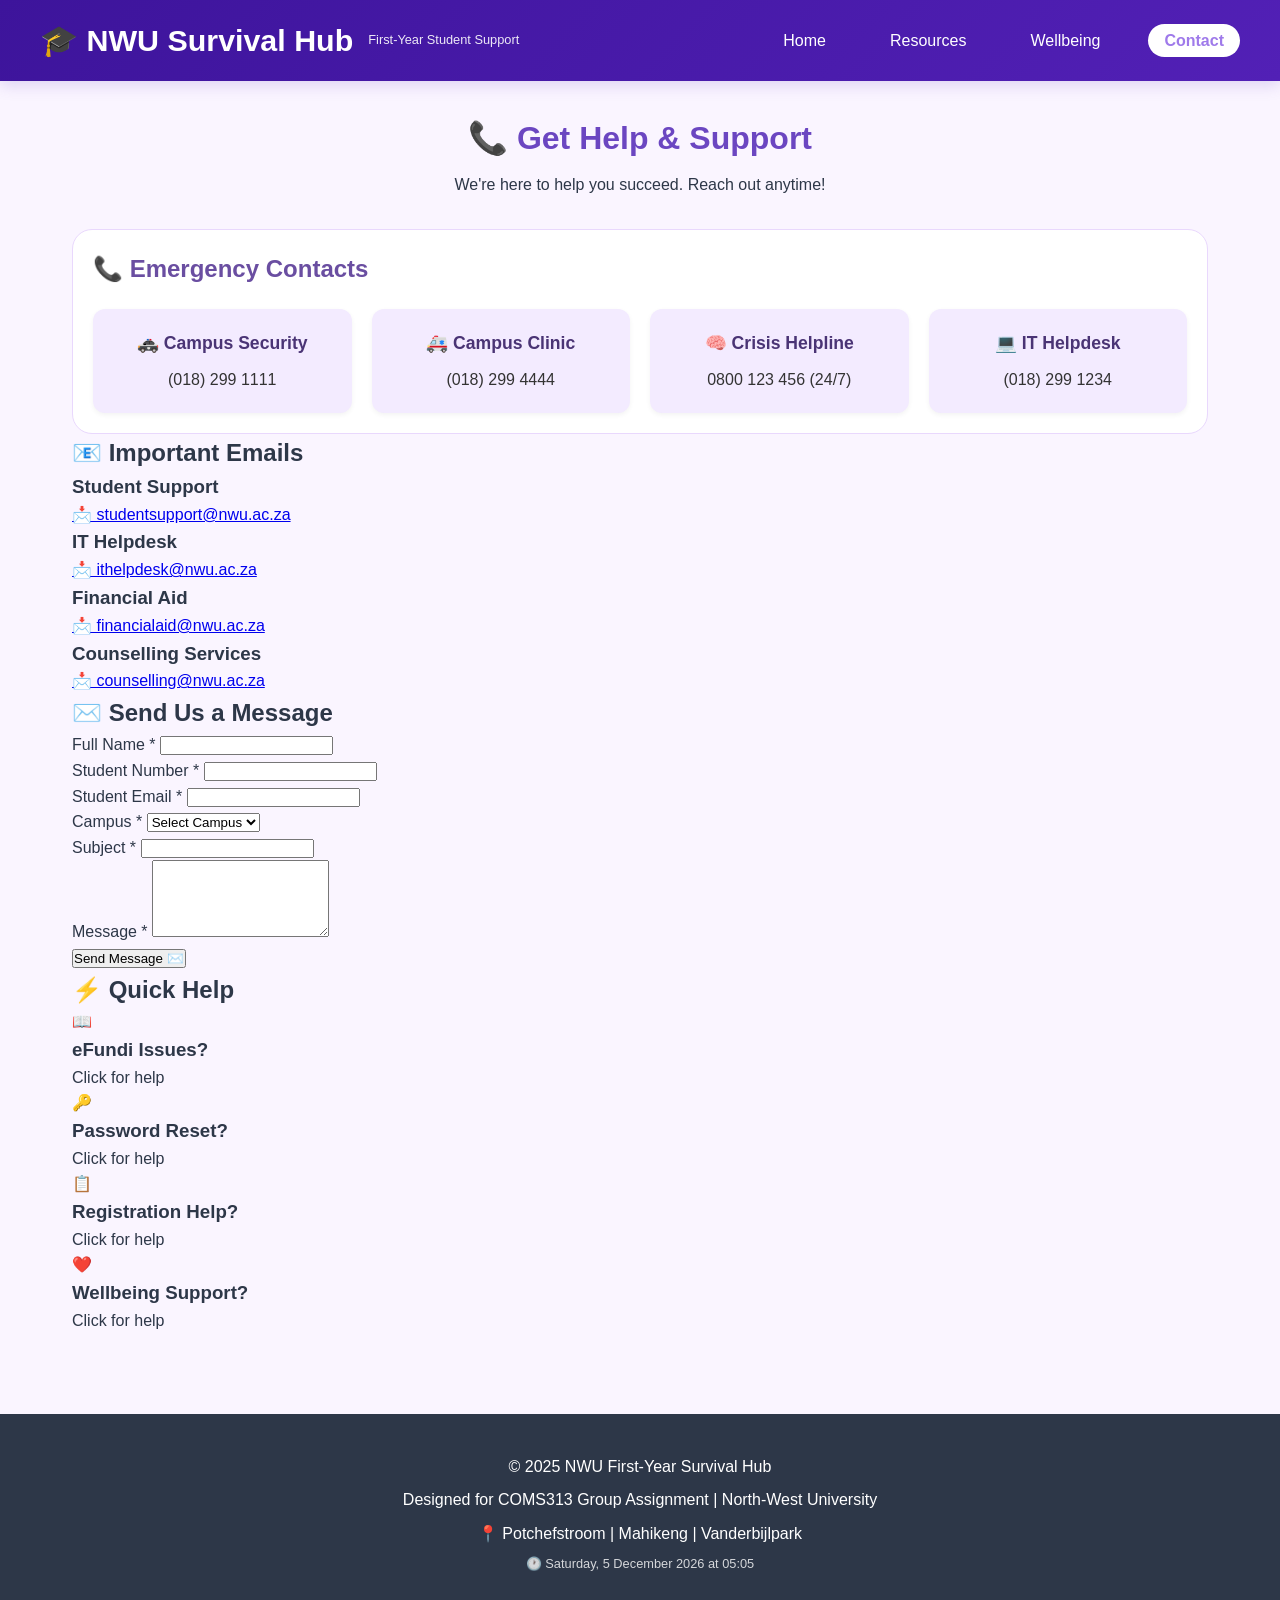
<file: contact.html>
<!DOCTYPE html>
<html lang="en">
<head>
    <meta charset="UTF-8">
    <meta name="viewport" content="width=device-width, initial-scale=1.0">
    <title>NWU First-Year Survival Hub | Contact</title>
    <link rel="stylesheet" href="style.css">
</head>
<body>
    <header>
        <nav>
            <div class="logo">
                <h1>🎓 NWU Survival Hub</h1>
                <p>First-Year Student Support</p>
            </div>
            <ul class="nav-links" id="navLinks">
                <li><a href="index.html">Home</a></li>
                <li><a href="resources.html">Resources</a></li>
                <li><a href="wellbeing.html">Wellbeing</a></li>
                <li><a href="contact.html" class="active">Contact</a></li>
            </ul>
            <div class="menu-toggle" id="menuToggle">
                <span></span>
                <span></span>
                <span></span>
            </div>
        </nav>
    </header>

    <main>
        <section class="page-header">
            <h1>📞 Get Help & Support</h1>
            <p>We're here to help you succeed. Reach out anytime!</p>
        </section>

      <section class="emergency-section">
    <h2><span class="icon">📞</span> Emergency Contacts</h2>
    
    <div class="contact-grid">
        <div class="contact-card">
            <p class="card-title">🚓 Campus Security</p>
            <p class="card-phone">(018) 299 1111</p>
        </div>

        <div class="contact-card">
            <p class="card-title">🚑 Campus Clinic</p>
            <p class="card-phone">(018) 299 4444</p>
        </div>

        <div class="contact-card">
            <p class="card-title">🧠 Crisis Helpline</p>
            <p class="card-phone">0800 123 456 (24/7)</p>
        </div>

        <div class="contact-card">
            <p class="card-title">💻 IT Helpdesk</p>
            <p class="card-phone">(018) 299 1234</p>
        </div>
    </div>
</section>

            <section class="email-section">
    <h2><span class="icon">📧</span> Important Emails</h2>
    
    <div class="email-grid">
        <div class="email-card">
            <h3>Student Support</h3>
            <a href="mailto:studentsupport@nwu.ac.za" class="email-link">
                📩 studentsupport@nwu.ac.za
            </a>
        </div>

        <div class="email-card">
            <h3>IT Helpdesk</h3>
            <a href="mailto:ithelpdesk@nwu.ac.za" class="email-link">
                📩 ithelpdesk@nwu.ac.za
            </a>
        </div>

        <div class="email-card">
            <h3>Financial Aid</h3>
            <a href="mailto:financialaid@nwu.ac.za" class="email-link">
                📩 financialaid@nwu.ac.za
            </a>
        </div>

        <div class="email-card">
            <h3>Counselling Services</h3>
            <a href="mailto:counselling@nwu.ac.za" class="email-link">
                📩 counselling@nwu.ac.za
            </a>
        </div>
    </div>
</section>

        <!-- Contact Form -->
        <section class="form-section">
            <h2>✉️ Send Us a Message</h2>
            <form id="contactForm">
                <div class="form-row">
                    <div class="form-group">
                        <label for="fullName">Full Name *</label>
                        <input type="text" id="fullName" required>
                    </div>
                    <div class="form-group">
                        <label for="studentNum">Student Number *</label>
                        <input type="text" id="studentNum" required>
                    </div>
                </div>
                <div class="form-row">
                    <div class="form-group">
                        <label for="email">Student Email *</label>
                        <input type="email" id="email" required>
                    </div>
                    <div class="form-group">
                        <label for="campus">Campus *</label>
                        <select id="campus">
                            <option value="">Select Campus</option>
                            <option value="Potchefstroom">Potchefstroom</option>
                            <option value="Mahikeng">Mahikeng</option>
                            <option value="Vanderbijlpark">Vanderbijlpark</option>
                        </select>
                    </div>
                </div>
                <div class="form-group">
                    <label for="subject">Subject *</label>
                    <input type="text" id="subject" required>
                </div>
                <div class="form-group">
                    <label for="message">Message *</label>
                    <textarea id="message" rows="5" required></textarea>
                </div>
                <button type="submit" class="submit-btn">Send Message ✉️</button>
                <div id="formFeedback" class="form-feedback"></div>
            </form>
        </section>

        <!-- Quick Help Section -->
        <section class="quick-help">
            <h2>⚡ Quick Help</h2>
            <div class="help-grid">
                <div class="help-card" onclick="showHelp('efundi')">
                    <span>📖</span>
                    <h3>eFundi Issues?</h3>
                    <p>Click for help</p>
                </div>
                <div class="help-card" onclick="showHelp('password')">
                    <span>🔑</span>
                    <h3>Password Reset?</h3>
                    <p>Click for help</p>
                </div>
                <div class="help-card" onclick="showHelp('registration')">
                    <span>📋</span>
                    <h3>Registration Help?</h3>
                    <p>Click for help</p>
                </div>
                <div class="help-card" onclick="showHelp('wellbeing')">
                    <span>❤️</span>
                    <h3>Wellbeing Support?</h3>
                    <p>Click for help</p>
                </div>
            </div>
            <div id="helpMessage" class="help-message"></div>
        </section>
    </main>

    <footer>
        <div class="footer-content">
            <p>© 2025 NWU First-Year Survival Hub</p>
            <p>Designed for COMS313 Group Assignment | North-West University</p>
            <p>📍 Potchefstroom | Mahikeng | Vanderbijlpark</p>
        </div>
    </footer>

    <script src="script.js"></script>
</body>
</html>
</file>
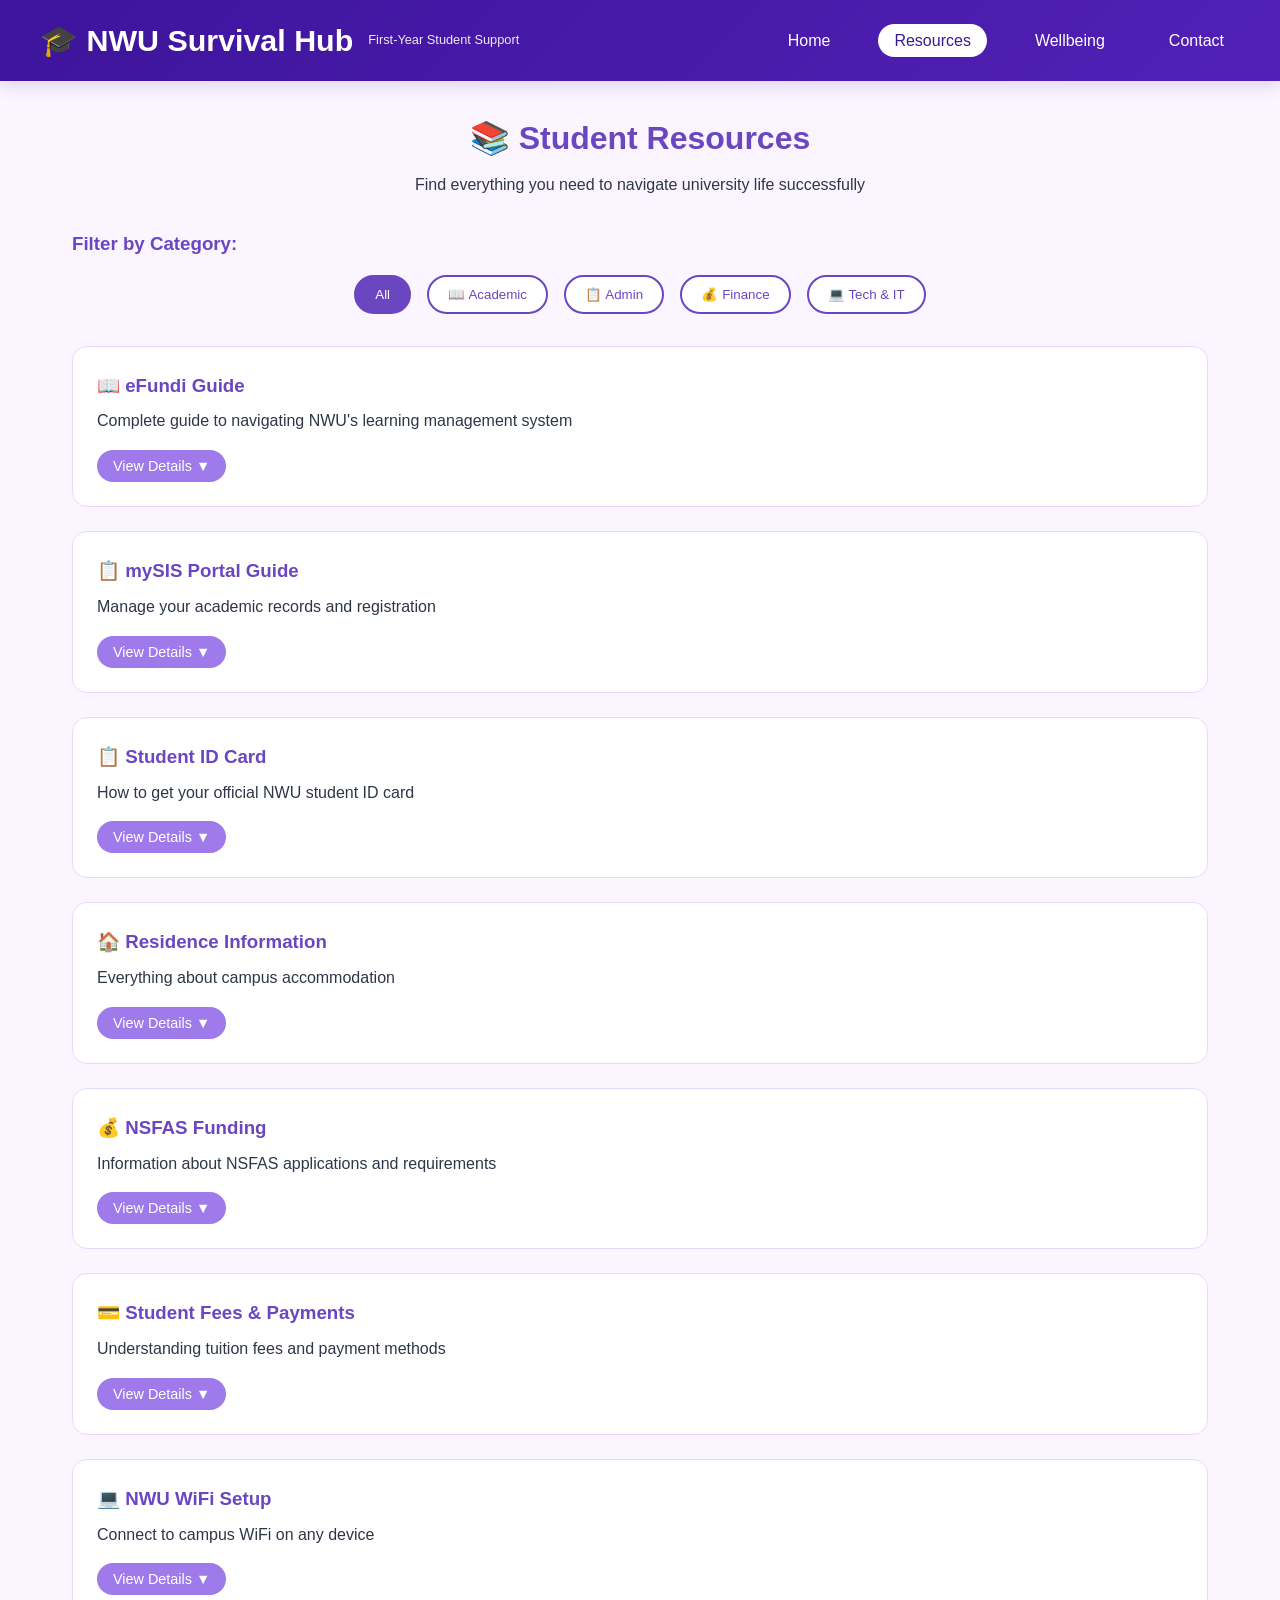
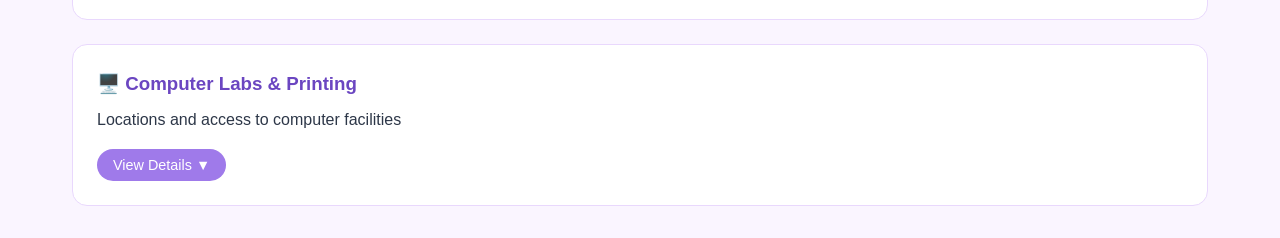
<file: resources.html>
<!DOCTYPE html>
<html lang="en">
<head>
    <meta charset="UTF-8">
    <meta name="viewport" content="width=device-width, initial-scale=1.0">
    <title>NWU First-Year Survival Hub | Resources</title>
    <link rel="stylesheet" href="style.css">
</head>
<body>
    <header>
        <nav>
            <div class="logo">
                <h1>🎓 NWU Survival Hub</h1>
                <p>First-Year Student Support</p>
            </div>
            <ul class="nav-links" id="navLinks">
                <li><a href="index.html">Home</a></li>
                <li><a href="resources.html" class="active">Resources</a></li>
                <li><a href="wellbeing.html">Wellbeing</a></li>
                <li><a href="contact.html">Contact</a></li>
            </ul>
            <div class="menu-toggle" id="menuToggle">
                <span></span>
                <span></span>
                <span></span>
            </div>
        </nav>
    </header>

    <main>
        <section class="page-header">
            <h1>📚 Student Resources</h1>
            <p>Find everything you need to navigate university life successfully</p>
        </section>

        <!-- Filter Tabs Section -->
        <section class="filter-section">
            <h3>Filter by Category:</h3>
            <div class="filter-tabs">
                <button class="filter-btn active" data-filter="all" onclick="filterResources('all')">All</button>
                <button class="filter-btn" data-filter="academic" onclick="filterResources('academic')">📖 Academic</button>
                <button class="filter-btn" data-filter="admin" onclick="filterResources('admin')">📋 Admin</button>
                <button class="filter-btn" data-filter="finance" onclick="filterResources('finance')">💰 Finance</button>
                <button class="filter-btn" data-filter="tech" onclick="filterResources('tech')">💻 Tech & IT</button>
            </div>
        </section>

        <!-- Resources Grid -->
        <section class="resources-grid" id="resourcesGrid">
            <div class="resource-card" data-category="academic">
                <h3>📖 eFundi Guide</h3>
                <p>Complete guide to navigating NWU's learning management system</p>
                <button class="details-btn" onclick="toggleDetails(this)">View Details ▼</button>
                <div class="details-content">
                    <p><strong>How to access:</strong> Visit efundi.nwu.ac.za</p>
                    <p><strong>Login:</strong> Student number + network password</p>
                    <p><strong>Features:</strong> Course materials, assignments, grades, announcements</p>
                    <p><strong>Support:</strong> IT Helpdesk (018) 299 1234</p>
                </div>
            </div>

            <div class="resource-card" data-category="academic">
                <h3>📋 mySIS Portal Guide</h3>
                <p>Manage your academic records and registration</p>
                <button class="details-btn" onclick="toggleDetails(this)">View Details ▼</button>
                <div class="details-content">
                    <p><strong>Use mySIS for:</strong> Course registration, exam results, fee statements, personal info updates</p>
                    <p><strong>Access:</strong> my sis.nwu.ac.za</p>
                </div>
            </div>

            <div class="resource-card" data-category="admin">
                <h3>📋 Student ID Card</h3>
                <p>How to get your official NWU student ID card</p>
                <button class="details-btn" onclick="toggleDetails(this)">View Details ▼</button>
                <div class="details-content">
                    <p><strong>Where:</strong> Campus Administration Office</p>
                    <p><strong>Required:</strong> Proof of registration + Valid ID</p>
                    <p><strong>Cost:</strong> First card free, replacements R100</p>
                </div>
            </div>

            <div class="resource-card" data-category="admin">
                <h3>🏠 Residence Information</h3>
                <p>Everything about campus accommodation</p>
                <button class="details-btn" onclick="toggleDetails(this)">View Details ▼</button>
                <div class="details-content">
                    <p><strong>Applications:</strong> Through mySIS Portal</p>
                    <p><strong>Contact:</strong> Residence Office at (018) 299 2222</p>
                </div>
            </div>

            <div class="resource-card" data-category="finance">
                <h3>💰 NSFAS Funding</h3>
                <p>Information about NSFAS applications and requirements</p>
                <button class="details-btn" onclick="toggleDetails(this)">View Details ▼</button>
                <div class="details-content">
                    <p><strong>Application period:</strong> September - January</p>
                    <p><strong>Requirements:</strong> South African citizen, household income under R350,000</p>
                    <p><strong>Contact:</strong> Financial Aid Office at (018) 299 3333</p>
                </div>
            </div>

            <div class="resource-card" data-category="finance">
                <h3>💳 Student Fees & Payments</h3>
                <p>Understanding tuition fees and payment methods</p>
                <button class="details-btn" onclick="toggleDetails(this)">View Details ▼</button>
                <div class="details-content">
                    <p><strong>Payment deadline:</strong> First day of classes</p>
                    <p><strong>Payment methods:</strong> Online, bank deposit, cash at campus</p>
                </div>
            </div>

            <div class="resource-card" data-category="tech">
                <h3>💻 NWU WiFi Setup</h3>
                <p>Connect to campus WiFi on any device</p>
                <button class="details-btn" onclick="toggleDetails(this)">View Details ▼</button>
                <div class="details-content">
                    <p><strong>Network:</strong> NWU-Student</p>
                    <p><strong>Login:</strong> Student number + network password</p>
                    <p><strong>Coverage:</strong> All academic buildings, libraries, residences</p>
                </div>
            </div>

            <div class="resource-card" data-category="tech">
                <h3>🖥️ Computer Labs & Printing</h3>
                <p>Locations and access to computer facilities</p>
                <button class="details-btn" onclick="toggleDetails(this)">View Details ▼</button>
                <div class="details-content">
                    <p><strong>Locations:</strong> Library, Education Building, Science Block</p>
                    <p><strong>Printing:</strong> R1 per page (b/w), R3 (colour)</p>
                    <p><strong>Hours:</strong> 7am - 10pm weekdays</p>
                </div>
            </div>
        </section>
    </main>
</file>
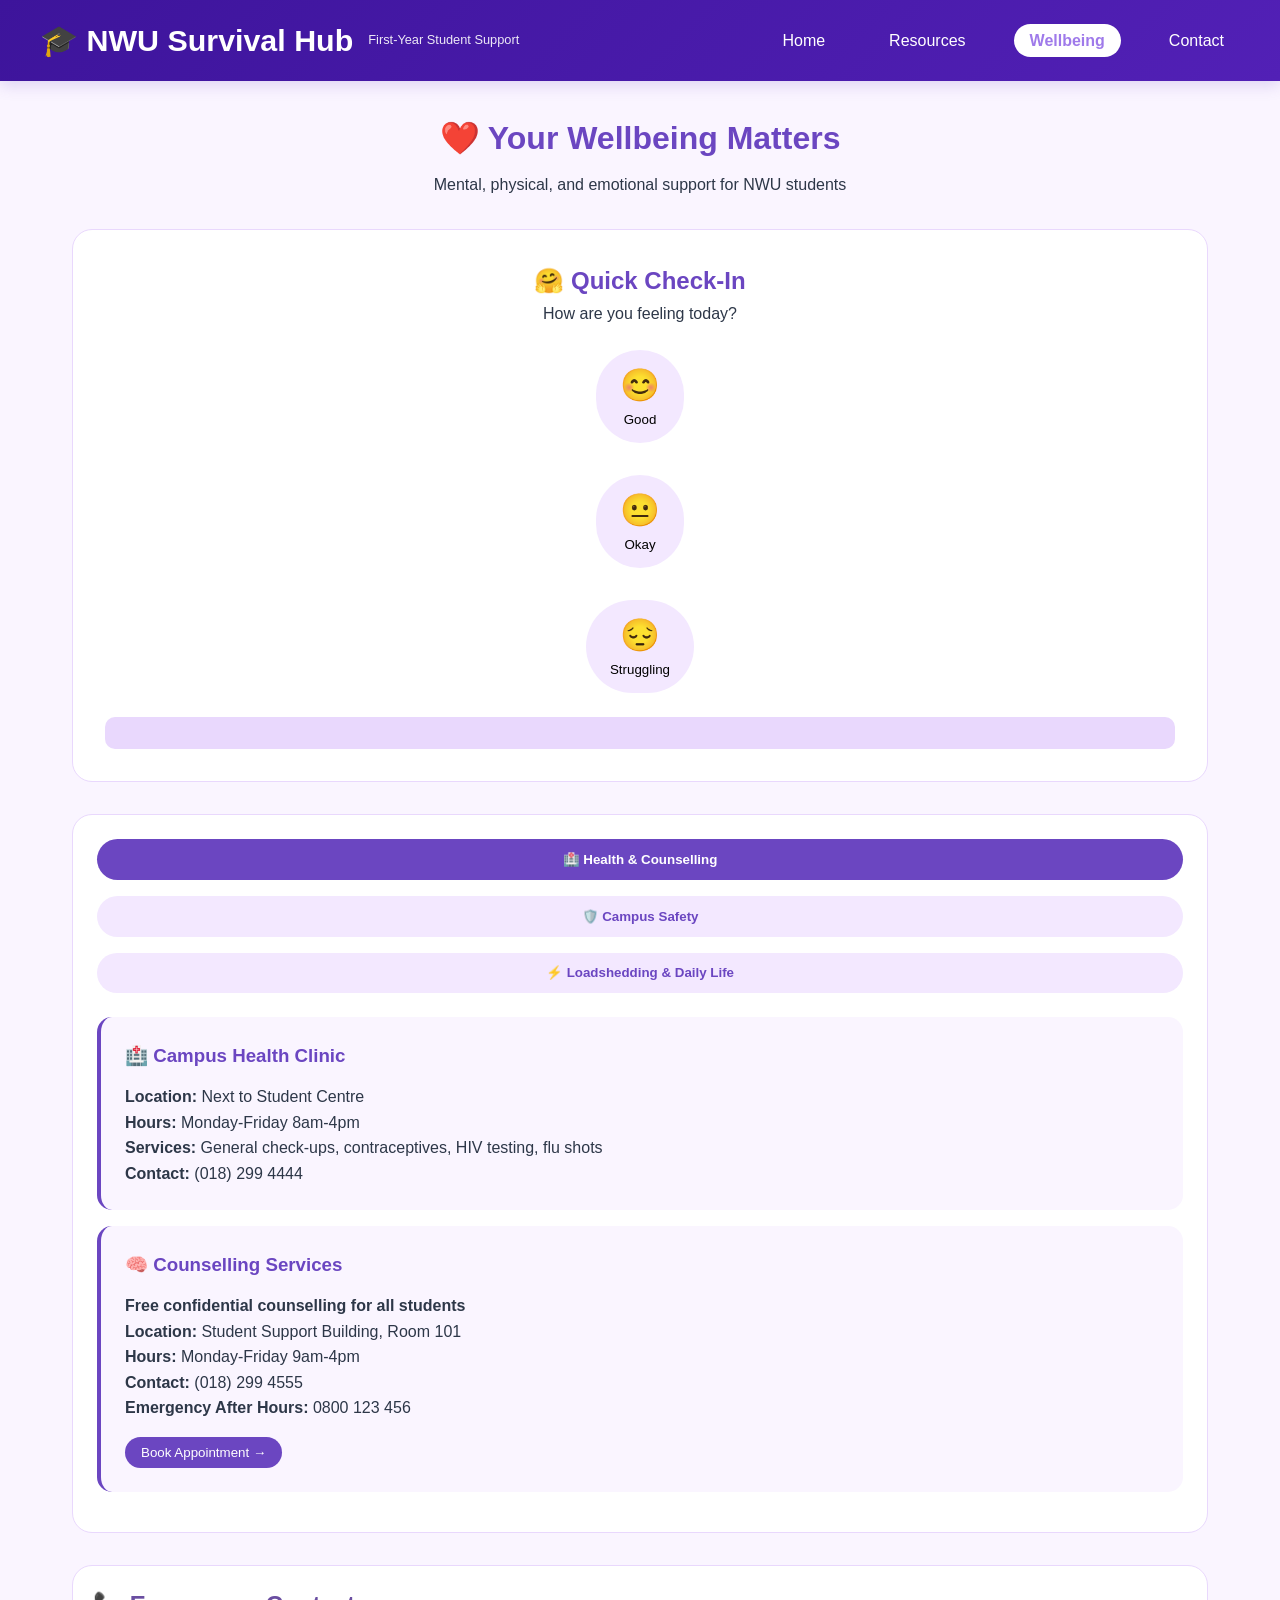
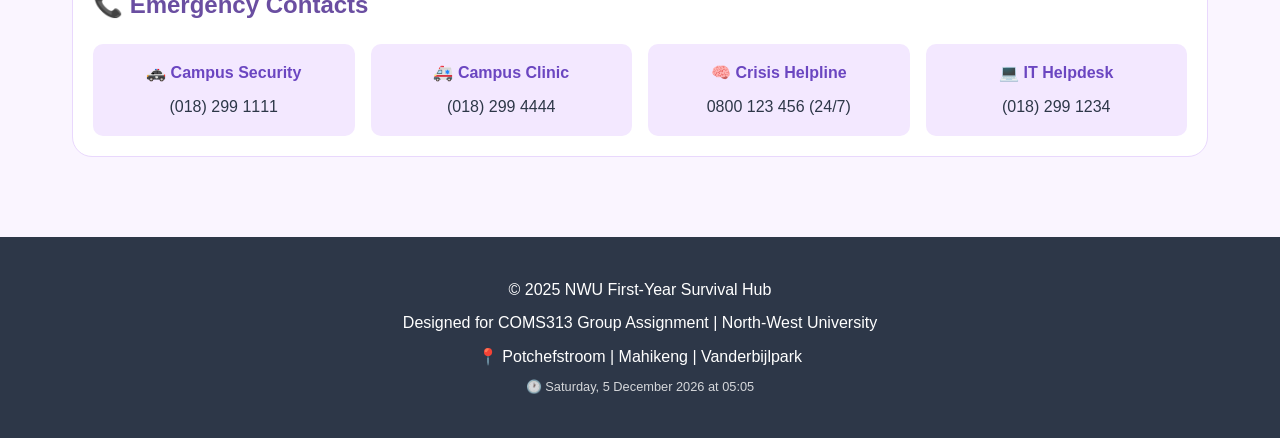
<file: wellbeing.html>
<!DOCTYPE html>
<html lang="en">
<head>
    <meta charset="UTF-8">
    <meta name="viewport" content="width=device-width, initial-scale=1.0">
    <title>NWU First-Year Survival Hub | Wellbeing</title>
    <link rel="stylesheet" href="style.css">
</head>
<body>
    <header>
        <nav>
            <div class="logo">
                <h1>🎓 NWU Survival Hub</h1>
                <p>First-Year Student Support</p>
            </div>
            <ul class="nav-links" id="navLinks">
                <li><a href="index.html">Home</a></li>
                <li><a href="resources.html">Resources</a></li>
                <li><a href="wellbeing.html" class="active">Wellbeing</a></li>
                <li><a href="contact.html">Contact</a></li>
            </ul>
            <div class="menu-toggle" id="menuToggle">
                <span></span>
                <span></span>
                <span></span>
            </div>
        </nav>
    </header>

    <main>
        <section class="page-header">
            <h1>❤️ Your Wellbeing Matters</h1>
            <p>Mental, physical, and emotional support for NWU students</p>
        </section>

        <!-- Quick Check-in Section -->
        <section class="checkin-section">
            <h2>🤗 Quick Check-In</h2>
            <p>How are you feeling today?</p>
            <div class="emoji-tabs">
                <button class="emoji-btn" onclick="showWellbeingTab('health')">
                    <span class="emoji">😊</span>
                    <span>Good</span>
                </button>
                <button class="emoji-btn" onclick="showWellbeingTab('safety')">
                    <span class="emoji">😐</span>
                    <span>Okay</span>
                </button>
                <button class="emoji-btn" onclick="showWellbeingTab('daily')">
                    <span class="emoji">😔</span>
                    <span>Struggling</span>
                </button>
            </div>
            <div id="checkinMessage" class="checkin-message"></div>
        </section>

        <!-- Wellbeing Tabs -->
        <section class="wellbeing-tabs">
            <div class="tab-buttons">
                <button class="tab-btn active" onclick="switchTab('health')">🏥 Health & Counselling</button>
                <button class="tab-btn" onclick="switchTab('safety')">🛡️ Campus Safety</button>
                <button class="tab-btn" onclick="switchTab('daily')">⚡ Loadshedding & Daily Life</button>
            </div>

            <div id="healthTab" class="tab-content active">
                <div class="info-card">
                    <h3>🏥 Campus Health Clinic</h3>
                    <p><strong>Location:</strong> Next to Student Centre</p>
                    <p><strong>Hours:</strong> Monday-Friday 8am-4pm</p>
                    <p><strong>Services:</strong> General check-ups, contraceptives, HIV testing, flu shots</p>
                    <p><strong>Contact:</strong> (018) 299 4444</p>
                </div>
                <div class="info-card">
                    <h3>🧠 Counselling Services</h3>
                    <p><strong>Free confidential counselling for all students</strong></p>
                    <p><strong>Location:</strong> Student Support Building, Room 101</p>
                    <p><strong>Hours:</strong> Monday-Friday 9am-4pm</p>
                    <p><strong>Contact:</strong> (018) 299 4555</p>
                    <p><strong>Emergency After Hours:</strong> 0800 123 456</p>
                    <button class="contact-btn" onclick="showContactAlert('counselling')">Book Appointment →</button>
                </div>
            </div>

            <div id="safetyTab" class="tab-content">
                <div class="info-card">
                    <h3>🚔 Campus Security</h3>
                    <p><strong>Emergency Number:</strong> (018) 299 1111</p>
                    <p><strong>Blue Emergency Phones:</strong> Located throughout campus</p>
                    <p><strong>Security Office:</strong> Gate 2, 24/7</p>
                </div>
                <div class="info-card">
                    <h3>🚶 Safety Tips</h3>
                    <ul>
                        <li>Always walk in well-lit areas at night</li>
                        <li>Save security numbers in your phone</li>
                        <li>Use Campus Protection Services escort after dark</li>
                        <li>Report suspicious activity immediately</li>
                    </ul>
                </div>
            </div>

            <div id="dailyTab" class="tab-content">
                <div class="info-card">
                    <h3>⚡ Loadshedding Survival Guide</h3>
                    <ul>
                        <li>💻 Keep laptops and power banks charged</li>
                        <li>📱 Download eFundi materials for offline access</li>
                        <li>☕ Study spots with backup power: Library, Student Centre</li>
                        <li>🔦 Keep a flashlight and extra batteries</li>
                    </ul>
                </div>
                <div class="info-card">
                    <h3>📚 Study Spots with Backup Power</h3>
                    <ul>
                        <li>Main Library - Full generator backup</li>
                        <li>Student Centre Study Area</li>
                        <li>Engineering Building Computer Lab</li>
                    </ul>
                </div>
            </div>
        </section>

        <section class="emergency-section">
            <h2>📞 Emergency Contacts</h2>
            <div class="emergency-grid">
                <div class="emergency-card"><h3>🚓 Campus Security</h3><p>(018) 299 1111</p></div>
                <div class="emergency-card"><h3>🚑 Campus Clinic</h3><p>(018) 299 4444</p></div>
                <div class="emergency-card"><h3>🧠 Crisis Helpline</h3><p>0800 123 456 (24/7)</p></div>
                <div class="emergency-card"><h3>💻 IT Helpdesk</h3><p>(018) 299 1234</p></div>
            </div>
        </section>
    </main>

    <footer>
        <div class="footer-content">
            <p>© 2025 NWU First-Year Survival Hub</p>
            <p>Designed for COMS313 Group Assignment | North-West University</p>
            <p>📍 Potchefstroom | Mahikeng | Vanderbijlpark</p>
        </div>
    </footer>

    <script src="script.js"></script>
</body>
</html>
</file>
<file: style.css>
* {
    margin: 0;
    padding: 0;
    box-sizing: border-box;
}

body {
    font-family: 'Segoe UI', Tahoma, Geneva, Verdana, sans-serif;
    line-height: 1.6;
    color: #2D3748;
    background-color: #FAF5FF;
}

/* Header & Navigation */
header {
    background: linear-gradient(135deg, #3d149b 0%, #5220b6 100%);
    color: white;
    padding: 1rem 2rem;
    position: sticky;
    top: 0;
    z-index: 100;
    box-shadow: 0 4px 15px rgba(107, 70, 193, 0.2);
}

nav {
    max-width: 1200px;
    margin: 0 auto;
    display: flex;
    justify-content: space-between;
    align-items: center;
    flex-wrap: wrap;
}

.logo h1 {
    font-size: 1.5rem;
    margin-bottom: 0.2rem;
}

.logo p {
    font-size: 0.8rem;
    opacity: 0.9;
}

.nav-links {
    display: flex;
    list-style: none;
    gap: 2rem;
}

.nav-links a {
    color: white;
    text-decoration: none;
    font-weight: 500;
    padding: 0.5rem 1rem;
    border-radius: 25px;
    transition: all 0.3s ease;
}

.nav-links a:hover,
.nav-links a.active {
    background: white;
    color: #3c1891;
}

/* Mobile Menu */
.menu-toggle {
    display: none;
    flex-direction: column;
    cursor: pointer;
}

.menu-toggle span {
    width: 25px;
    height: 3px;
    background: white;
    margin: 3px 0;
    transition: 0.3s;
}

/* Main Content */
main {
    max-width: 1200px;
    margin: 0 auto;
    padding: 2rem;
    min-height: calc(100vh - 200px);
}

/* Hero Section */
.hero {
    background: linear-gradient(135deg, #9F7AEA 0%, #6B46C1 100%);
    color: white;
    padding: 3rem 2rem;
    border-radius: 20px;
    text-align: center;
    margin-bottom: 2rem;
}

.hero h1 {
    font-size: 2rem;
    margin-bottom: 1rem;
}

.hero p {
    font-size: 1.1rem;
    opacity: 0.95;
}

/* Search Section */
.search-section {
    background: white;
    padding: 2rem;
    border-radius: 20px;
    margin-bottom: 2rem;
    box-shadow: 0 2px 10px rgba(0,0,0,0.05);
    border: 1px solid #E9D8FD;
}

.search-section h2 {
    color: #6B46C1;
    margin-bottom: 1rem;
}

.search-container {
    display: flex;
    gap: 1rem;
    margin-bottom: 1rem;
}

.search-container input {
    flex: 1;
    padding: 0.8rem;
    border: 2px solid #E9D8FD;
    border-radius: 10px;
    font-size: 1rem;
}

.search-container button {
    background: #6B46C1;
    color: white;
    border: none;
    padding: 0.8rem 1.5rem;
    border-radius: 10px;
    cursor: pointer;
    transition: background 0.3s ease;
}

.search-container button:hover {
    background: #9F7AEA;
}

.search-results {
    margin-top: 1rem;
}

.result-item {
    background: #FAF5FF;
    padding: 1rem;
    margin-bottom: 0.5rem;
    border-radius: 10px;
    border-left: 4px solid #6B46C1;
}

/* Quick Links Grid */
.quick-links {
    margin-bottom: 2rem;
}

.quick-links h2 {
    color: #6B46C1;
    margin-bottom: 1rem;
}

.links-grid {
    display: grid;
    grid-template-columns: repeat(auto-fit, minmax(250px, 1fr));
    gap: 1.5rem;
}

.link-card {
    background: white;
    padding: 1.5rem;
    border-radius: 15px;
    text-align: center;
    cursor: pointer;
    transition: all 0.3s ease;
    border: 1px solid #E9D8FD;
}

.link-card:hover {
    transform: translateY(-5px);
    box-shadow: 0 5px 20px rgba(107, 70, 193, 0.15);
}

.link-card .icon {
    font-size: 2.5rem;
    display: block;
    margin-bottom: 0.5rem;
}

.link-card h3 {
    color: #6B46C1;
    margin-bottom: 0.5rem;
}

/* FAQ Section */
.faq-preview {
    background: white;
    padding: 2rem;
    border-radius: 20px;
    margin-bottom: 2rem;
    border: 1px solid #E9D8FD;
}

.faq-preview h2 {
    color: #6B46C1;
    margin-bottom: 1rem;
}

.faq-item {
    margin-bottom: 1rem;
}

.faq-question {
    width: 100%;
    text-align: left;
    background: #F3E8FF;
    border: none;
    padding: 1rem;
    border-radius: 10px;
    cursor: pointer;
    font-weight: bold;
    color: #6B46C1;
    transition: background 0.3s ease;
}

.faq-question:hover {
    background: #E9D8FD;
}

.faq-answer {
    display: none;
    padding: 1rem;
    background: #FAF5FF;
    border-radius: 10px;
    margin-top: 0.5rem;
}

.faq-answer.show {
    display: block;
}

.view-all-btn {
    background: #6B46C1;
    color: white;
    border: none;
    padding: 0.8rem 1.5rem;
    border-radius: 25px;
    cursor: pointer;
    margin-top: 1rem;
    display: inline-block;
}

/* Page Header */
.page-header {
    text-align: center;
    margin-bottom: 2rem;
}

.page-header h1 {
    color: #6B46C1;
    font-size: 2rem;
    margin-bottom: 0.5rem;
}

/* Filter Section */
.filter-section {
    margin-bottom: 2rem;
}

.filter-section h3 {
    color: #6B46C1;
    margin-bottom: 1rem;
}

.filter-tabs {
    display: flex;
    gap: 1rem;
    flex-wrap: wrap;
}

.filter-btn {
    background: white;
    color: #6B46C1;
    border: 2px solid #6B46C1;
    padding: 0.6rem 1.2rem;
    border-radius: 25px;
    cursor: pointer;
    transition: all 0.3s ease;
    font-weight: 500;
}

.filter-btn:hover,
.filter-btn.active {
    background: #6B46C1;
    color: white;
}

/* Resources Grid */
.resources-grid {
    display: grid;
    grid-template-columns: repeat(auto-fill, minmax(350px, 1fr));
    gap: 1.5rem;
}

.resource-card {
    background: white;
    padding: 1.5rem;
    border-radius: 15px;
    transition: all 0.3s ease;
    border: 1px solid #E9D8FD;
}

.resource-card h3 {
    color: #6B46C1;
    margin-bottom: 0.5rem;
}

.details-btn {
    background: #9F7AEA;
    color: white;
    border: none;
    padding: 0.5rem 1rem;
    border-radius: 20px;
    cursor: pointer;
    margin-top: 1rem;
    font-size: 0.9rem;
}

.details-content {
    display: none;
    margin-top: 1rem;
    padding-top: 1rem;
    border-top: 1px solid #E9D8FD;
}

.details-content.show {
    display: block;
}

/* Wellbeing Page - Emoji Check-in */
.checkin-section {
    background: white;
    padding: 2rem;
    border-radius: 20px;
    text-align: center;
    margin-bottom: 2rem;
    border: 1px solid #E9D8FD;
}

.checkin-section h2 {
    color: #6B46C1;
}

.emoji-tabs {
    display: flex;
    justify-content: center;
    gap: 2rem;
    margin: 1.5rem 0;
}

.emoji-btn {
    background: #F3E8FF;
    border: none;
    padding: 1rem 1.5rem;
    border-radius: 50px;
    cursor: pointer;
    transition: all 0.3s ease;
    display: flex;
    flex-direction: column;
    align-items: center;
    gap: 0.5rem;
}

.emoji-btn:hover {
    transform: scale(1.05);
    background: #6B46C1;
    color: white;
}

.emoji {
    font-size: 2rem;
}

.checkin-message {
    background: #E9D8FD;
    padding: 1rem;
    border-radius: 10px;
    margin-top: 1rem;
    color: #6B46C1;
    font-weight: bold;
}

/* Wellbeing Tabs */
.wellbeing-tabs {
    background: white;
    border-radius: 20px;
    padding: 1.5rem;
    margin-bottom: 2rem;
    border: 1px solid #E9D8FD;
}

.tab-buttons {
    display: flex;
    gap: 1rem;
    margin-bottom: 1.5rem;
    flex-wrap: wrap;
}

.tab-btn {
    background: #F3E8FF;
    color: #6B46C1;
    border: none;
    padding: 0.8rem 1.5rem;
    border-radius: 25px;
    cursor: pointer;
    transition: all 0.3s ease;
    font-weight: bold;
}

.tab-btn.active {
    background: #6B46C1;
    color: white;
}

.tab-content {
    display: none;
    animation: fadeIn 0.3s ease;
}

.tab-content.active {
    display: block;
}

.info-card {
    background: #FAF5FF;
    padding: 1.5rem;
    border-radius: 15px;
    margin-bottom: 1rem;
    border-left: 4px solid #6B46C1;
}

.info-card h3 {
    color: #6B46C1;
    margin-bottom: 0.8rem;
}

.info-card ul {
    margin-left: 1.5rem;
    margin-top: 0.5rem;
}

.info-card li {
    margin-bottom: 0.5rem;
}

.contact-btn {
    background: #6B46C1;
    color: white;
    border: none;
    padding: 0.5rem 1rem;
    border-radius: 20px;
    cursor: pointer;
    margin-top: 1rem;
}

/* Emergency Section */
.emergency-section {
    background: white;
    padding: 2rem;
    border-radius: 20px;
    border: 1px solid #E9D8FD;
}

.emergency-section h2 {
    color: #6B46C1;
    margin-bottom: 1rem;
}

.emergency-grid {
    display: grid;
    grid-template-columns: repeat(auto-fit, minmax(200px, 1fr));
    gap: 1rem;
}

.emergency-card {
    background: #F3E8FF;
    padding: 1rem;
    border-radius: 10px;
    text-align: center;
}

.emergency-card h3 {
    color: #6B46C1;
    font-size: 1rem;
    margin-bottom: 0.5rem;
}

/* Footer */
footer {
    background: #2D3748;
    color: white;
    text-align: center;
    padding: 2rem;
    margin-top: 3rem;
}

.footer-content p {
    margin: 0.5rem 0;
}

/* Animations */
@keyframes fadeIn {
    from {
        opacity: 0;
        transform: translateY(10px);
    }
    to {
        opacity: 1;
        transform: translateY(0);
    }
}
/* Responsive Design */
@media (max-width: 768px) {
    .menu-toggle {
        display: flex;
    }

    .nav-links {
        display: none;
        width: 100%;
        flex-direction: column;
        text-align: center;
        padding: 1rem 0;
    }
} 
    
    .nav-links.active {
        display: flex;
    }
    
    .hero h1 {
        font-size: 1.5rem;
    }
    
    .resources-grid {
        grid-template-columns: 1fr;
    }
    
    .filter-tabs {
        justify-content: center;
    }
    
    .emoji-tabs {
        flex-direction: column;
        align-items: center;
    }
    
    .tab-buttons {
        flex-direction: column;
    }
    
    .search-container {
        flex-direction: column;
    }
.logo {
    display: flex;         
    align-items: center;    
    gap: 15px;             
}

.logo img {
    height: 110px;          
    width: auto;
}


.logo-text-container {
    display: flex;
    flex-direction: column; 
}

.logo h1 {
    margin: 0;              
    font-size: 1.9rem;
}

.logo p {
    margin: 0;
    font-size: 0.8rem;
}

/* Container for the whole section */
.emergency-section {
    padding: 20px;
    font-family: sans-serif;
}

.emergency-section h2 {
    color: #6a4ea1; /* NWU Purple color */
    margin-bottom: 20px;
}

/* The Grid Container */
.contact-grid {
    display: flex;
    flex-wrap: wrap; /* Allows cards to move to next line if no space */
    gap: 20px;       /* Space between cards */
}

/* Individual Cards */
.contact-card {
    background-color: #f3ebff;  /*Light purple background */
    border-radius: 12px;       /* Rounded corners */
    padding: 20px;
    min-width: 250px;          /* Ensures cards don't get too skinny */
    flex: 1;                   /* Allows cards to grow equally */
    box-shadow: 0 2px 5px rgba(0,0,0,0.05); /* Soft shadow */
    text-align: center;
}

/* Text styling inside cards */
.card-title {
    font-weight: bold;
    color: #4a3475;
    margin-bottom: 10px;
    font-size: 1.1rem;
}

.card-phone {
    color: #333;
    font-size: 1rem;
}
</file>
